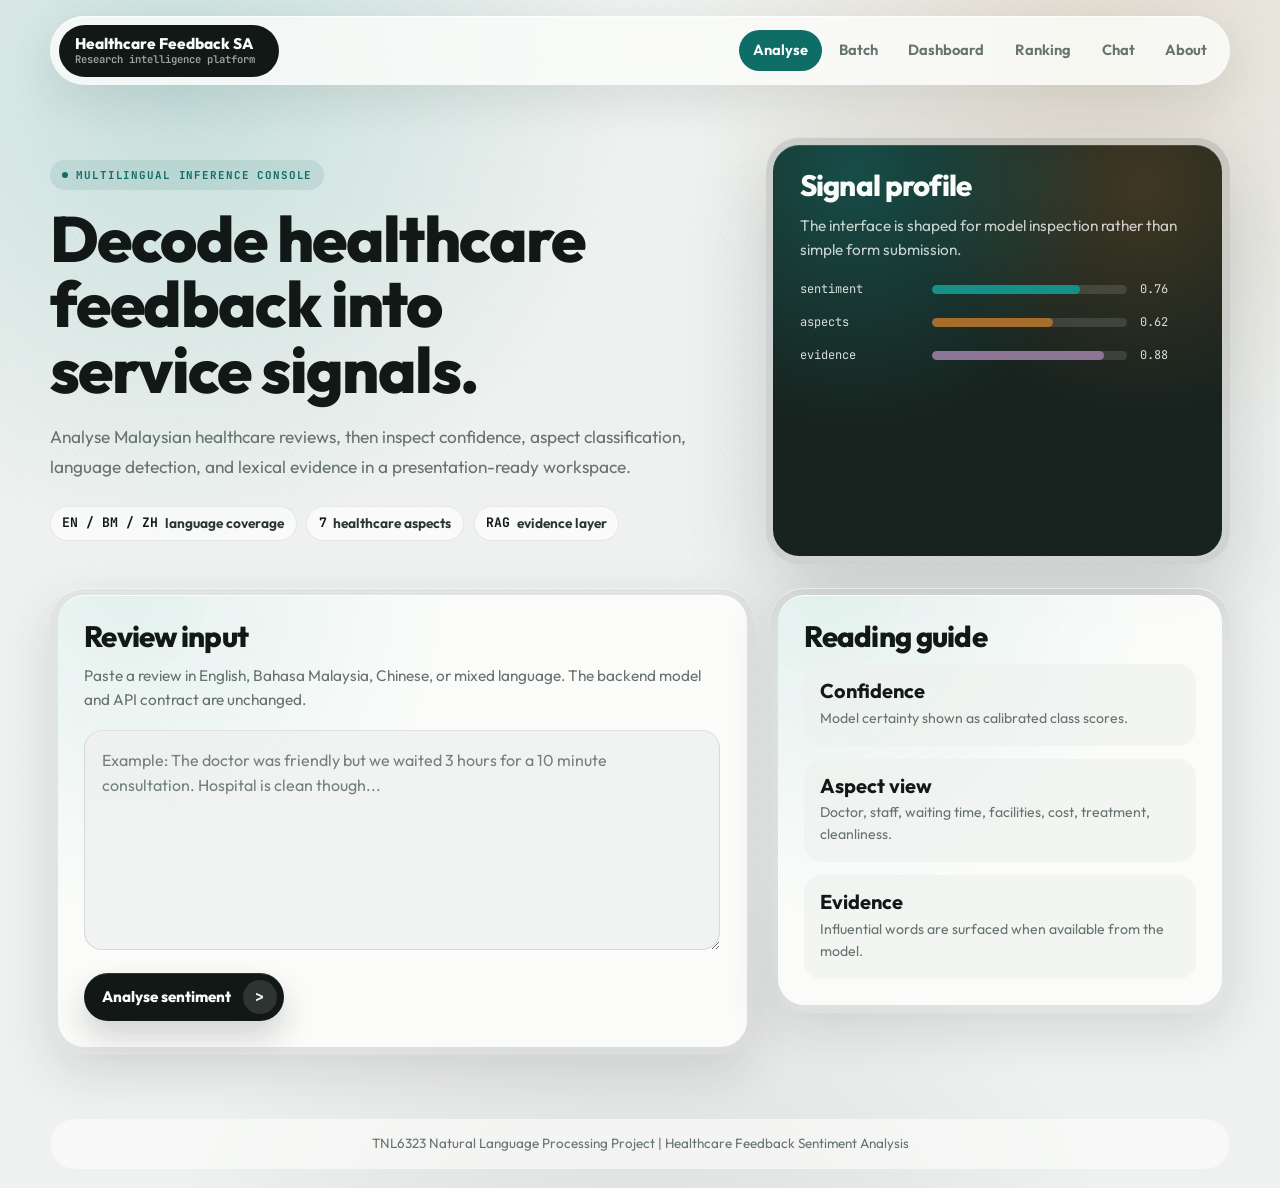
<file: static/index.html>
<!doctype html>
<html lang="en">
<head>
  <meta charset="utf-8">
  <meta name="viewport" content="width=device-width, initial-scale=1">
  <meta name="description" content="Academic healthcare feedback sentiment analysis dashboard for Malaysian multilingual reviews.">
  <title>Analyse | Healthcare Feedback Intelligence</title>
  <link rel="stylesheet" href="/static/style.css?v=20260702-timeline-fix">
</head>
<body>
<a class="skip-link" href="#main">Skip to analysis</a>

<header>
  <div class="brand">Healthcare Feedback SA <small>Research intelligence platform</small></div>
  <nav aria-label="Primary navigation">
    <a href="/" class="active">Analyse</a>
    <a href="/batch">Batch</a>
    <a href="/dashboard">Dashboard</a>
    <a href="/ranking">Ranking</a>
    <a href="/chat">Chat</a>
    <a href="/about">About</a>
  </nav>
</header>

<main id="main">
  <section class="hero">
    <div class="hero-copy reveal">
      <p class="page-kicker">Multilingual inference console</p>
      <h1>Decode healthcare feedback into service signals.</h1>
      <p class="lede">Analyse Malaysian healthcare reviews, then inspect confidence, aspect classification, language detection, and lexical evidence in a presentation-ready workspace.</p>
      <div class="hero-stats">
        <span class="stat-chip"><strong>EN / BM / ZH</strong> language coverage</span>
        <span class="stat-chip"><strong>7</strong> healthcare aspects</span>
        <span class="stat-chip"><strong>RAG</strong> evidence layer</span>
      </div>
    </div>

    <aside class="bezel dark reveal delay-1" aria-label="Signal preview">
      <div class="panel dark-panel">
        <h2>Signal profile</h2>
        <p class="hint">The interface is shaped for model inspection rather than simple form submission.</p>
        <div class="glass-lines">
          <div class="signal-row"><span>sentiment</span><div class="signal-track"><div class="signal-fill" style="width:76%"></div></div><span>0.76</span></div>
          <div class="signal-row"><span>aspects</span><div class="signal-track"><div class="signal-fill copper" style="width:62%"></div></div><span>0.62</span></div>
          <div class="signal-row"><span>evidence</span><div class="signal-track"><div class="signal-fill plum" style="width:88%"></div></div><span>0.88</span></div>
        </div>
      </div>
    </aside>
  </section>

  <section class="module-grid">
    <div class="bezel reveal delay-2">
      <div class="panel">
        <h2>Review input</h2>
        <p class="hint">Paste a review in English, Bahasa Malaysia, Chinese, or mixed language. The backend model and API contract are unchanged.</p>
        <textarea id="reviewInput" placeholder="Example: The doctor was friendly but we waited 3 hours for a 10 minute consultation. Hospital is clean though..."></textarea>
        <div class="action-row">
          <button class="primary" id="predictBtn">Analyse sentiment</button>
          <span id="hint" class="status-text" aria-live="polite"></span>
        </div>
      </div>
    </div>

    <aside class="bezel reveal delay-3">
      <div class="panel">
        <h2>Reading guide</h2>
        <div class="mini-stack">
          <div class="mini-card"><strong>Confidence</strong><span>Model certainty shown as calibrated class scores.</span></div>
          <div class="mini-card"><strong>Aspect view</strong><span>Doctor, staff, waiting time, facilities, cost, treatment, cleanliness.</span></div>
          <div class="mini-card"><strong>Evidence</strong><span>Influential words are surfaced when available from the model.</span></div>
        </div>
      </div>
    </aside>
  </section>

  <section id="result" class="result-block" style="display:none;" aria-live="polite"></section>
</main>

<footer>TNL6323 Natural Language Processing Project | Healthcare Feedback Sentiment Analysis</footer>

<script src="/static/app.js"></script>
<script>
const btn = document.getElementById("predictBtn");
const input = document.getElementById("reviewInput");
const out = document.getElementById("result");

btn.addEventListener("click", async () => {
  const text = input.value.trim();
  if (!text) {
    input.focus();
    return;
  }

  btn.disabled = true;
  btn.innerHTML = '<span class="spinner"></span>Analysing';

  try {
    const r = await fetch("/api/predict", {
      method: "POST",
      headers: {"Content-Type": "application/json"},
      body: JSON.stringify({text}),
    });
    if (!r.ok) throw new Error("API error: " + r.status);
    const data = await r.json();
    renderResult(data);
  } catch (e) {
    out.style.display = "block";
    out.innerHTML = `<div class="bezel"><div class="panel"><div class="alert">${escapeHtml(e.message)}</div></div></div>`;
  } finally {
    btn.disabled = false;
    btn.textContent = "Analyse sentiment";
  }
});

function renderResult(d) {
  const labelClass = "label-" + d.label;
  let html = `<div class="bezel reveal"><div class="panel">
    <div class="result-head">
      <div>
        <p class="section-label">Model output</p>
        <h2>Prediction result</h2>
        <span class="label-pill ${labelClass}">${d.label}</span>
      </div>
      <div class="confidence">Confidence ${(d.confidence * 100).toFixed(1)}%</div>
    </div>`;

  if (d.class_scores && Object.keys(d.class_scores).length) {
    html += `<div class="score-grid">`;
    for (const lab of ["positive", "neutral", "negative"]) {
      const v = d.class_scores[lab] || 0;
      html += `<div class="score">
        <div>
          <div class="name">${lab}</div>
          <div class="val">${(v * 100).toFixed(1)}%</div>
        </div>
        <div class="bar"><div class="bar-fill ${lab}" style="width:${v * 100}%"></div></div>
      </div>`;
    }
    html += `</div>`;
  }

  html += `<div class="meta-row">
    <span class="chip strong"><strong>${escapeHtml(d.language)}</strong> language</span>
    <span class="chip">Model: ${escapeHtml(d.model_used)}</span>`;
  if (d.emojis && d.emojis.length)
    html += `<span class="chip">Emojis: ${d.emojis.map(escapeHtml).join(" ")}</span>`;
  html += `</div>`;

  if (d.aspects && Object.keys(d.aspects).length) {
    html += `<h3>Aspect-based breakdown</h3>
    <div class="table-wrap">
      <table class="aspects">
        <thead><tr><th>Aspect</th><th>Sentiment</th></tr></thead><tbody>`;
    for (const [a, s] of Object.entries(d.aspects)) {
      html += `<tr><td>${aspectName(a)}</td>
        <td><span class="label-pill label-${s}">${s}</span></td></tr>`;
    }
    html += `</tbody></table></div>`;
  }

  if (d.top_words && d.top_words.length) {
    html += `<h3>Top influencing words</h3>`;
    const maxW = Math.max(...d.top_words.map(w => Math.abs(w.weight)));
    for (const w of d.top_words) {
      const pct = maxW > 0 ? Math.round(100 * Math.abs(w.weight) / maxW) : 0;
      const tone = w.weight >= 0 ? "positive" : "negative";
      html += `<div class="word-row">
        <span class="word-token">${escapeHtml(w.word)}</span>
        <div class="word-bar"><div class="word-bar-fill ${tone}" style="width:${pct}%"></div></div>
        <span class="word-weight">${w.weight.toFixed(3)}</span>
      </div>`;
    }
  }

  html += `<details>
    <summary>Show preprocessed text</summary>
    <pre>${escapeHtml(d.text_cleaned)}</pre>
  </details>`;

  html += `</div></div>`;
  out.style.display = "block";
  out.innerHTML = html;
}

function aspectName(k) {
  return ({
    "doctor": "Doctor",
    "nurse_staff": "Nurse / Staff",
    "waiting_time": "Waiting Time",
    "facilities": "Facilities",
    "cost": "Cost",
    "treatment": "Treatment",
    "cleanliness": "Cleanliness",
  })[k] || k;
}

function escapeHtml(s) {
  return String(s).replace(/[&<>"]/g, c =>
    ({"&":"&amp;", "<":"&lt;", ">":"&gt;", '"':"&quot;"}[c]));
}
</script>
</body>
</html>
</file>
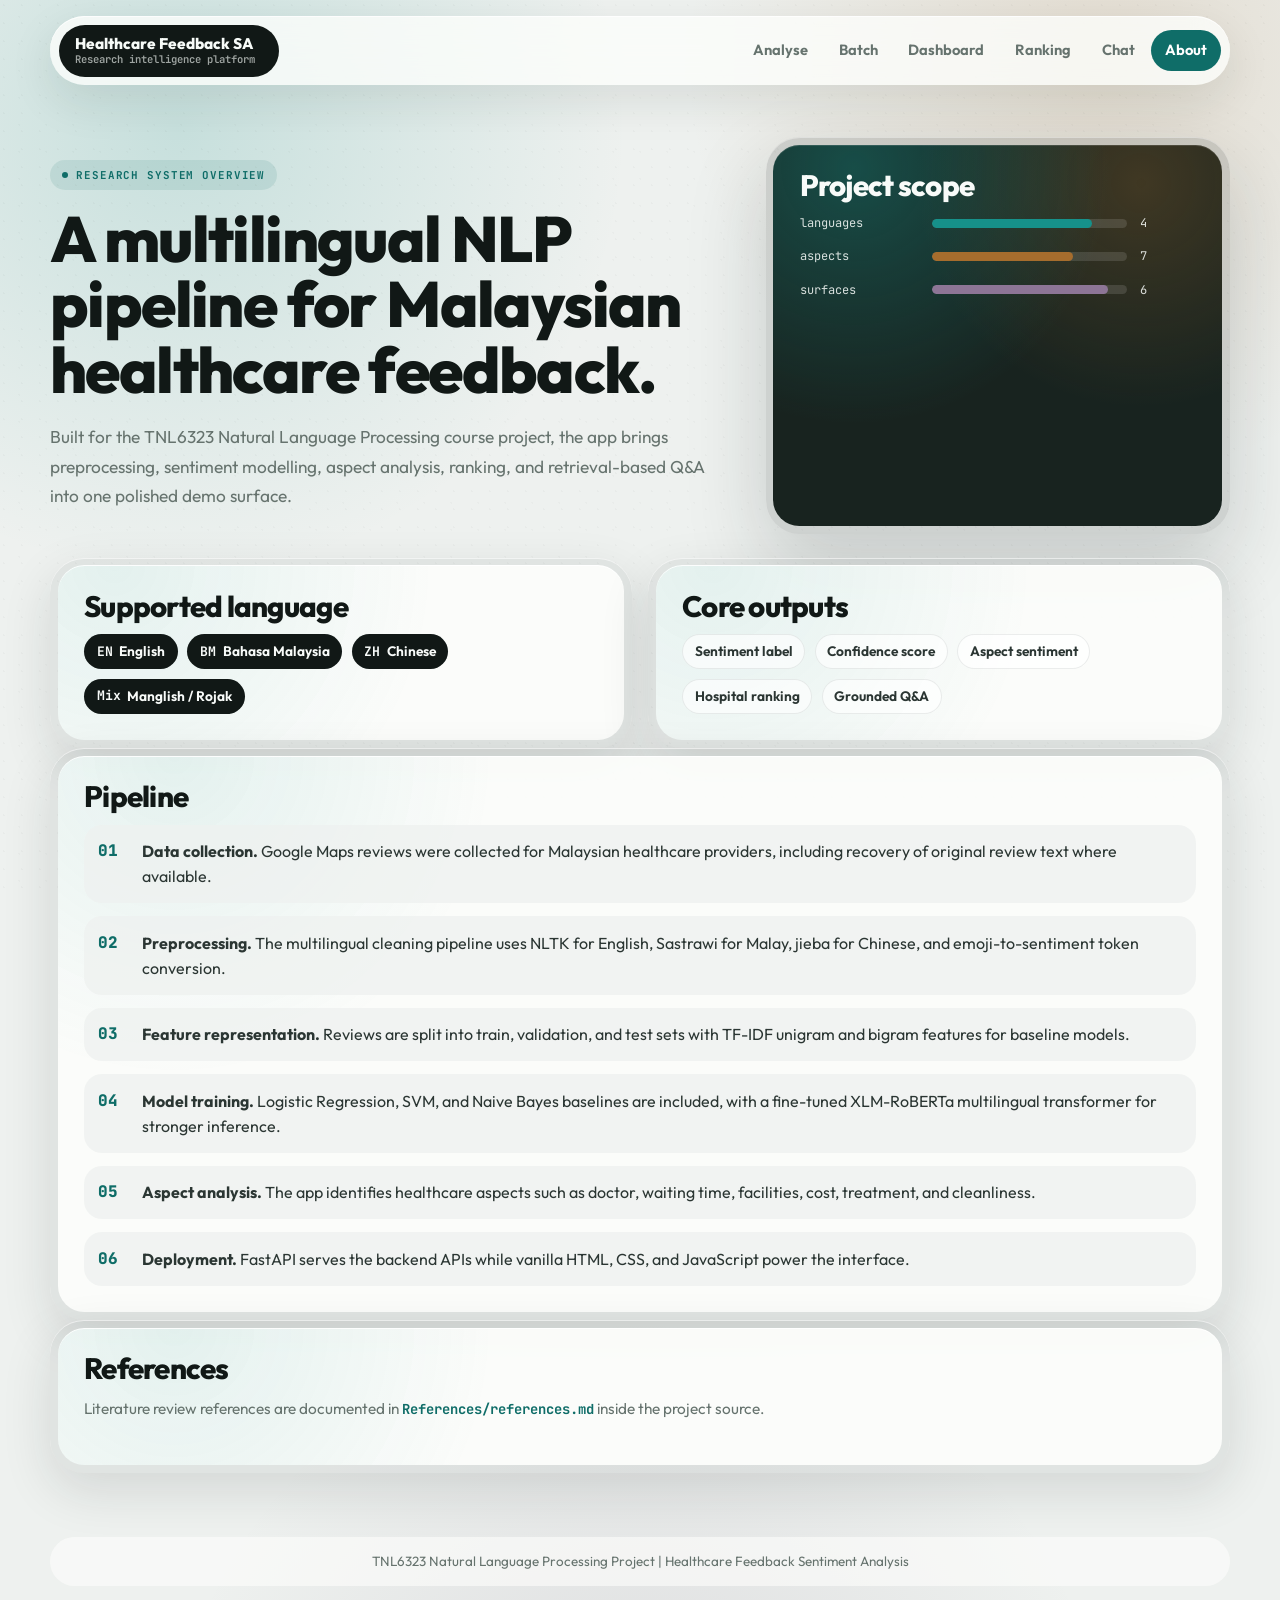
<file: static/about.html>
<!doctype html>
<html lang="en">
<head>
  <meta charset="utf-8">
  <meta name="viewport" content="width=device-width, initial-scale=1">
  <meta name="description" content="Project overview for a multilingual healthcare feedback sentiment analysis NLP system.">
  <title>About | Healthcare Feedback Intelligence</title>
  <link rel="stylesheet" href="/static/style.css?v=20260702-timeline-fix">
</head>
<body>
<a class="skip-link" href="#main">Skip to overview</a>

<header>
  <div class="brand">Healthcare Feedback SA <small>Research intelligence platform</small></div>
  <nav aria-label="Primary navigation">
    <a href="/">Analyse</a>
    <a href="/batch">Batch</a>
    <a href="/dashboard">Dashboard</a>
    <a href="/ranking">Ranking</a>
    <a href="/chat">Chat</a>
    <a href="/about" class="active">About</a>
  </nav>
</header>

<main id="main">
  <section class="hero">
    <div class="hero-copy reveal">
      <p class="page-kicker">Research system overview</p>
      <h1>A multilingual NLP pipeline for Malaysian healthcare feedback.</h1>
      <p class="lede">Built for the TNL6323 Natural Language Processing course project, the app brings preprocessing, sentiment modelling, aspect analysis, ranking, and retrieval-based Q&A into one polished demo surface.</p>
    </div>
    <aside class="bezel dark reveal delay-1">
      <div class="panel dark-panel">
        <h2>Project scope</h2>
        <div class="glass-lines">
          <div class="signal-row"><span>languages</span><div class="signal-track"><div class="signal-fill" style="width:82%"></div></div><span>4</span></div>
          <div class="signal-row"><span>aspects</span><div class="signal-track"><div class="signal-fill copper" style="width:72%"></div></div><span>7</span></div>
          <div class="signal-row"><span>surfaces</span><div class="signal-track"><div class="signal-fill plum" style="width:90%"></div></div><span>6</span></div>
        </div>
      </div>
    </aside>
  </section>

  <section class="grid">
    <div class="bezel reveal delay-2">
      <div class="panel">
        <h2>Supported language</h2>
        <div class="meta-row">
          <span class="chip strong"><strong>EN</strong> English</span>
          <span class="chip strong"><strong>BM</strong> Bahasa Malaysia</span>
          <span class="chip strong"><strong>ZH</strong> Chinese</span>
          <span class="chip strong"><strong>Mix</strong> Manglish / Rojak</span>
        </div>
      </div>
    </div>

    <div class="bezel reveal delay-3">
      <div class="panel">
        <h2>Core outputs</h2>
        <div class="meta-row">
          <span class="chip">Sentiment label</span>
          <span class="chip">Confidence score</span>
          <span class="chip">Aspect sentiment</span>
          <span class="chip">Hospital ranking</span>
          <span class="chip">Grounded Q&A</span>
        </div>
      </div>
    </div>
  </section>

  <section class="bezel reveal">
    <div class="panel">
      <h2>Pipeline</h2>
      <ol class="timeline">
        <li><strong>Data collection.</strong> Google Maps reviews were collected for Malaysian healthcare providers, including recovery of original review text where available.</li>
        <li><strong>Preprocessing.</strong> The multilingual cleaning pipeline uses NLTK for English, Sastrawi for Malay, jieba for Chinese, and emoji-to-sentiment token conversion.</li>
        <li><strong>Feature representation.</strong> Reviews are split into train, validation, and test sets with TF-IDF unigram and bigram features for baseline models.</li>
        <li><strong>Model training.</strong> Logistic Regression, SVM, and Naive Bayes baselines are included, with a fine-tuned XLM-RoBERTa multilingual transformer for stronger inference.</li>
        <li><strong>Aspect analysis.</strong> The app identifies healthcare aspects such as doctor, waiting time, facilities, cost, treatment, and cleanliness.</li>
        <li><strong>Deployment.</strong> FastAPI serves the backend APIs while vanilla HTML, CSS, and JavaScript power the interface.</li>
      </ol>
    </div>
  </section>

  <section class="bezel reveal">
    <div class="panel">
      <h2>References</h2>
      <p class="hint">Literature review references are documented in <code>References/references.md</code> inside the project source.</p>
    </div>
  </section>
</main>

<footer>TNL6323 Natural Language Processing Project | Healthcare Feedback Sentiment Analysis</footer>
</body>
</html>
</file>
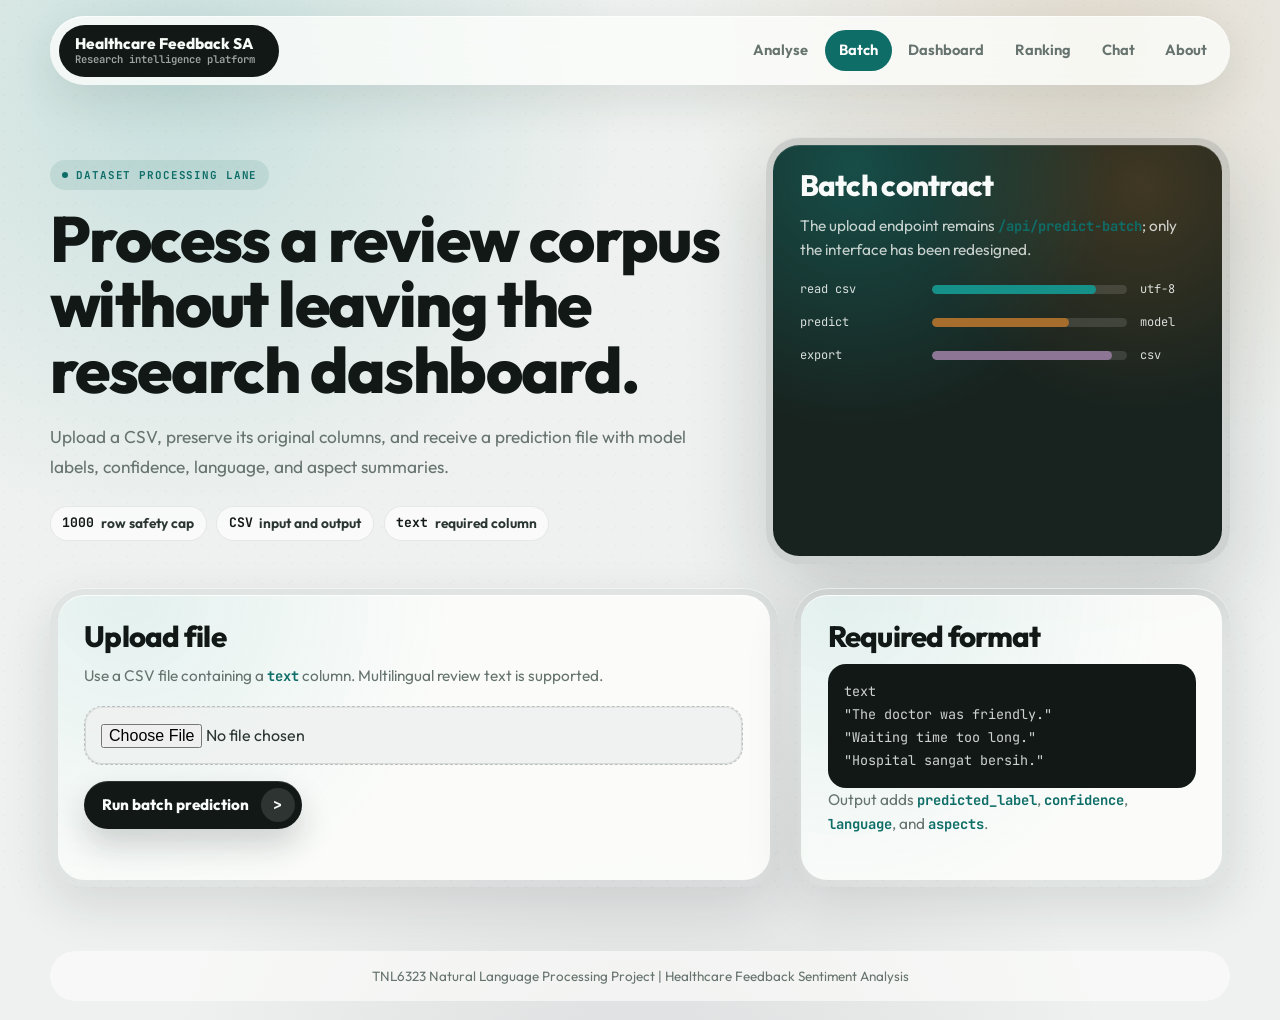
<file: static/batch.html>
<!doctype html>
<html lang="en">
<head>
  <meta charset="utf-8">
  <meta name="viewport" content="width=device-width, initial-scale=1">
  <meta name="description" content="Batch CSV sentiment prediction for healthcare review datasets.">
  <title>Batch | Healthcare Feedback Intelligence</title>
  <link rel="stylesheet" href="/static/style.css?v=20260702-timeline-fix">
</head>
<body>
<a class="skip-link" href="#main">Skip to batch tool</a>

<header>
  <div class="brand">Healthcare Feedback SA <small>Research intelligence platform</small></div>
  <nav aria-label="Primary navigation">
    <a href="/">Analyse</a>
    <a href="/batch" class="active">Batch</a>
    <a href="/dashboard">Dashboard</a>
    <a href="/ranking">Ranking</a>
    <a href="/chat">Chat</a>
    <a href="/about">About</a>
  </nav>
</header>

<main id="main">
  <section class="hero">
    <div class="hero-copy reveal">
      <p class="page-kicker">Dataset processing lane</p>
      <h1>Process a review corpus without leaving the research dashboard.</h1>
      <p class="lede">Upload a CSV, preserve its original columns, and receive a prediction file with model labels, confidence, language, and aspect summaries.</p>
      <div class="hero-stats">
        <span class="stat-chip"><strong>1000</strong> row safety cap</span>
        <span class="stat-chip"><strong>CSV</strong> input and output</span>
        <span class="stat-chip"><strong>text</strong> required column</span>
      </div>
    </div>
    <aside class="bezel dark reveal delay-1">
      <div class="panel dark-panel">
        <h2>Batch contract</h2>
        <p class="hint">The upload endpoint remains <code>/api/predict-batch</code>; only the interface has been redesigned.</p>
        <div class="glass-lines">
          <div class="signal-row"><span>read csv</span><div class="signal-track"><div class="signal-fill" style="width:84%"></div></div><span>utf-8</span></div>
          <div class="signal-row"><span>predict</span><div class="signal-track"><div class="signal-fill copper" style="width:70%"></div></div><span>model</span></div>
          <div class="signal-row"><span>export</span><div class="signal-track"><div class="signal-fill plum" style="width:92%"></div></div><span>csv</span></div>
        </div>
      </div>
    </aside>
  </section>

  <section class="grid-asym">
    <div class="bezel reveal delay-2">
      <div class="panel">
        <h2>Upload file</h2>
        <p class="hint">Use a CSV file containing a <code>text</code> column. Multilingual review text is supported.</p>
        <input id="csvFile" type="file" accept=".csv">
        <div class="action-row">
          <button class="primary" id="uploadBtn">Run batch prediction</button>
          <span id="status" class="status-text" aria-live="polite"></span>
        </div>
      </div>
    </div>

    <div class="bezel reveal delay-3">
      <div class="panel">
        <h2>Required format</h2>
        <pre>text
"The doctor was friendly."
"Waiting time too long."
"Hospital sangat bersih."</pre>
        <p class="hint">Output adds <code>predicted_label</code>, <code>confidence</code>, <code>language</code>, and <code>aspects</code>.</p>
      </div>
    </div>
  </section>
</main>

<footer>TNL6323 Natural Language Processing Project | Healthcare Feedback Sentiment Analysis</footer>

<script>
const btn = document.getElementById("uploadBtn");
const fileInput = document.getElementById("csvFile");
const status = document.getElementById("status");

btn.addEventListener("click", async () => {
  const file = fileInput.files[0];
  if (!file) {
    status.textContent = "Pick a CSV file first.";
    return;
  }

  btn.disabled = true;
  btn.innerHTML = '<span class="spinner"></span>Processing';
  status.textContent = "";

  try {
    const form = new FormData();
    form.append("file", file);
    const r = await fetch("/api/predict-batch", {method: "POST", body: form});
    if (!r.ok) {
      const err = await r.json().catch(() => ({}));
      throw new Error(err.detail || ("HTTP " + r.status));
    }
    const blob = await r.blob();
    const url = URL.createObjectURL(blob);
    const a = document.createElement("a");
    a.href = url;
    a.download = "predictions.csv";
    a.click();
    URL.revokeObjectURL(url);
    status.textContent = "Downloaded predictions.csv";
  } catch (e) {
    status.textContent = "Error: " + e.message;
  } finally {
    btn.disabled = false;
    btn.textContent = "Run batch prediction";
  }
});
</script>
</body>
</html>
</file>
<file: static/style.css>
@import url("https://fonts.googleapis.com/css2?family=Outfit:wght@400;500;600;700;800&family=JetBrains+Mono:wght@500;600;700&display=swap");

:root {
  color-scheme: light;
  --canvas: #eef1ef;
  --canvas-2: #dde5e1;
  --ink: #111816;
  --text: #2b3633;
  --muted: #66736e;
  --faint: #8d9994;
  --panel: rgba(253, 254, 252, 0.92);
  --panel-solid: #fbfcfa;
  --panel-deep: #18231f;
  --panel-deeper: #111816;
  --line: rgba(23, 35, 31, 0.12);
  --line-strong: rgba(23, 35, 31, 0.22);
  --teal: #0f6d68;
  --teal-2: #16918a;
  --teal-soft: #dcefed;
  --copper: #a66d2d;
  --copper-soft: #f3e4d1;
  --plum: #5c4965;
  --plum-soft: #ece5ef;
  --pos: #257a52;
  --pos-soft: #e0f0e7;
  --neu: #9b6a17;
  --neu-soft: #f5ead4;
  --neg: #b04444;
  --neg-soft: #f4dddd;
  --mono: "JetBrains Mono", ui-monospace, SFMono-Regular, Consolas, monospace;
  --sans: "Outfit", ui-sans-serif, system-ui, -apple-system, BlinkMacSystemFont, "Segoe UI", sans-serif;
  --ease: cubic-bezier(0.32, 0.72, 0, 1);
  --ease-soft: cubic-bezier(0.22, 1, 0.36, 1);
  --radius-xs: 8px;
  --radius-sm: 12px;
  --radius-md: 18px;
  --radius-lg: 26px;
  --radius-xl: 34px;
  --shadow-soft: 0 18px 50px rgba(24, 35, 31, 0.12);
  --shadow-float: 0 32px 80px rgba(24, 35, 31, 0.18);
}

* { box-sizing: border-box; }

html {
  min-width: 320px;
  scroll-behavior: smooth;
}

body {
  margin: 0;
  min-height: 100vh;
  font-family: var(--sans);
  background:
    radial-gradient(circle at 14% 8%, rgba(22, 145, 138, 0.18), transparent 28rem),
    radial-gradient(circle at 86% 4%, rgba(166, 109, 45, 0.16), transparent 26rem),
    radial-gradient(circle at 50% 112%, rgba(92, 73, 101, 0.12), transparent 30rem),
    var(--canvas);
  color: var(--text);
  line-height: 1.56;
  letter-spacing: 0;
  text-rendering: optimizeLegibility;
}

body::before {
  content: "";
  position: fixed;
  inset: 0;
  z-index: 0;
  pointer-events: none;
  opacity: 0.36;
  background-image:
    radial-gradient(circle at 20% 30%, rgba(17, 24, 22, 0.075) 0 1px, transparent 1px),
    radial-gradient(circle at 72% 62%, rgba(17, 24, 22, 0.055) 0 1px, transparent 1px);
  background-size: 18px 18px, 27px 27px;
}

body > * {
  position: relative;
  z-index: 1;
}

a { color: inherit; }

.skip-link {
  position: fixed;
  left: 1rem;
  top: 1rem;
  z-index: 60;
  transform: translateY(-140%);
  border-radius: 999px;
  background: var(--panel-deeper);
  color: #fff;
  padding: 0.75rem 1rem;
  text-decoration: none;
  transition: transform 420ms var(--ease);
}

.skip-link:focus { transform: translateY(0); }

header {
  width: min(1180px, calc(100% - 2rem));
  margin: 1rem auto 0;
  display: grid;
  grid-template-columns: auto minmax(0, 1fr);
  align-items: center;
  gap: 1rem;
  padding: 0.55rem;
  border-radius: 999px;
  background: rgba(253, 254, 252, 0.78);
  box-shadow: 0 16px 45px rgba(24, 35, 31, 0.1), inset 0 1px 0 rgba(255, 255, 255, 0.8);
  backdrop-filter: blur(18px);
}

.brand {
  min-width: 220px;
  display: flex;
  flex-direction: column;
  justify-content: center;
  border-radius: 999px;
  background: var(--panel-deeper);
  color: #f7fbf8;
  padding: 0.72rem 1rem;
  font-size: 0.96rem;
  font-weight: 800;
  line-height: 1.05;
}

.brand small {
  margin-top: 0.1rem;
  color: rgba(247, 251, 248, 0.62);
  font-family: var(--mono);
  font-size: 0.66rem;
  font-weight: 600;
}

nav {
  display: flex;
  justify-content: flex-end;
  gap: 0.15rem;
  flex-wrap: wrap;
}

nav a {
  min-height: 2.5rem;
  display: inline-flex;
  align-items: center;
  justify-content: center;
  border-radius: 999px;
  padding: 0.55rem 0.88rem;
  color: var(--muted);
  font-size: 0.92rem;
  font-weight: 650;
  text-decoration: none;
  transition: color 420ms var(--ease), background-color 420ms var(--ease), transform 420ms var(--ease);
}

nav a:hover {
  background: rgba(15, 109, 104, 0.1);
  color: var(--teal);
  transform: translateY(-1px);
}

nav a.active {
  background: var(--teal);
  color: #fff;
}

main {
  width: min(1180px, calc(100% - 2rem));
  margin: 3.25rem auto 4rem;
}

.hero {
  display: grid;
  grid-template-columns: minmax(0, 1.05fr) minmax(330px, 0.72fr);
  gap: clamp(1.25rem, 3vw, 2.4rem);
  align-items: stretch;
  margin-bottom: 1.5rem;
}

.hero-copy {
  padding: clamp(1rem, 2vw, 1.4rem) 0;
}

.section-label,
.page-kicker {
  width: max-content;
  max-width: 100%;
  display: inline-flex;
  align-items: center;
  gap: 0.5rem;
  margin: 0 0 1rem;
  border-radius: 999px;
  background: rgba(15, 109, 104, 0.1);
  color: var(--teal);
  padding: 0.42rem 0.72rem;
  font-family: var(--mono);
  font-size: 0.68rem;
  font-weight: 700;
  letter-spacing: 0.08em;
  text-transform: uppercase;
}

.section-label::before,
.page-kicker::before {
  content: "";
  width: 0.42rem;
  height: 0.42rem;
  border-radius: 999px;
  background: currentColor;
}

h1, h2, h3 {
  color: var(--ink);
  line-height: 1.02;
  letter-spacing: -0.025em;
  text-wrap: balance;
}

h1 {
  max-width: 820px;
  margin: 0;
  font-size: clamp(2.45rem, 5vw, 4.85rem);
  font-weight: 800;
}

h2 {
  margin: 0 0 0.8rem;
  font-size: clamp(1.35rem, 2.3vw, 2rem);
  font-weight: 780;
}

h3 {
  margin: 1.6rem 0 0.75rem;
  font-size: 1rem;
  font-weight: 760;
  letter-spacing: -0.01em;
}

p { text-wrap: pretty; }

.lede {
  max-width: 66ch;
  margin: 1.25rem 0 0;
  color: var(--muted);
  font-size: 1.08rem;
  line-height: 1.72;
}

.hint {
  max-width: 68ch;
  margin: 0 0 1.1rem;
  color: var(--muted);
  font-size: 0.96rem;
}

.hero-stats,
.summary-band,
.meta-row,
.suggestions {
  display: flex;
  flex-wrap: wrap;
  gap: 0.6rem;
}

.hero-stats { margin-top: 1.55rem; }

.stat-chip,
.chip {
  min-height: 2.15rem;
  display: inline-flex;
  align-items: center;
  gap: 0.42rem;
  border-radius: 999px;
  background: rgba(255, 255, 255, 0.62);
  color: var(--text);
  padding: 0.42rem 0.78rem;
  font-size: 0.86rem;
  font-weight: 650;
  box-shadow: inset 0 0 0 1px rgba(23, 35, 31, 0.08);
}

.stat-chip strong,
.chip strong {
  color: var(--ink);
  font-family: var(--mono);
  font-size: 0.82rem;
}

.chip.strong {
  background: var(--panel-deeper);
  color: #f8fbf9;
}

.chip.strong strong { color: #f8fbf9; }

.bezel {
  border-radius: var(--radius-xl);
  background: rgba(17, 24, 22, 0.055);
  padding: 0.48rem;
  box-shadow: var(--shadow-soft), inset 0 1px 0 rgba(255, 255, 255, 0.58);
}

.bezel.dark {
  background: rgba(17, 24, 22, 0.14);
  box-shadow: var(--shadow-float), inset 0 1px 0 rgba(255, 255, 255, 0.38);
}

.panel {
  min-height: 100%;
  border-radius: calc(var(--radius-xl) - 0.48rem);
  background:
    radial-gradient(circle at 10% 0%, rgba(22, 145, 138, 0.1), transparent 20rem),
    var(--panel);
  padding: clamp(1.1rem, 2.4vw, 1.65rem);
  box-shadow: inset 0 1px 0 rgba(255, 255, 255, 0.88);
}

.panel.dark-panel {
  background:
    radial-gradient(circle at 18% 6%, rgba(22, 145, 138, 0.38), transparent 16rem),
    radial-gradient(circle at 82% 10%, rgba(166, 109, 45, 0.28), transparent 14rem),
    var(--panel-deep);
  color: rgba(248, 251, 249, 0.82);
  box-shadow: inset 0 1px 0 rgba(255, 255, 255, 0.12);
}

.dark-panel h2,
.dark-panel h3 { color: #f8fbf9; }

.dark-panel .hint,
.dark-panel .lede { color: rgba(248, 251, 249, 0.78); }

.glass-lines {
  display: grid;
  gap: 0.9rem;
}

.signal-row {
  display: grid;
  grid-template-columns: 7.5rem minmax(0, 1fr) 3.5rem;
  gap: 0.8rem;
  align-items: center;
  font-family: var(--mono);
  font-size: 0.75rem;
  color: rgba(248, 251, 249, 0.86);
}

.signal-track,
.bar,
.score-bar,
.word-bar {
  overflow: hidden;
  border-radius: 999px;
  background: rgba(255, 255, 255, 0.12);
}

.signal-track { height: 0.55rem; }

.signal-fill,
.bar-fill,
.score-bar-fill,
.word-bar-fill {
  height: 100%;
  border-radius: inherit;
  background: var(--teal-2);
}

.signal-fill.copper { background: var(--copper); }
.signal-fill.plum { background: #8d7596; }

.module-grid {
  display: grid;
  grid-template-columns: minmax(0, 0.95fr) minmax(320px, 0.62fr);
  gap: 1rem;
  align-items: start;
}

.grid {
  display: grid;
  grid-template-columns: repeat(auto-fit, minmax(270px, 1fr));
  gap: 1rem;
}

.grid-asym {
  display: grid;
  grid-template-columns: minmax(0, 1.25fr) minmax(300px, 0.75fr);
  gap: 1rem;
}

.card {
  margin-bottom: 1rem;
}

.card,
.instrument {
  border-radius: var(--radius-lg);
}

.instrument {
  background: var(--panel-solid);
  padding: 1.2rem;
  box-shadow: inset 0 0 0 1px rgba(23, 35, 31, 0.08);
}

.instrument.dark {
  background: var(--panel-deep);
  color: rgba(248, 251, 249, 0.82);
}

.instrument.dark h2,
.instrument.dark h3 { color: #f8fbf9; }

.action-row {
  display: flex;
  align-items: center;
  gap: 0.8rem;
  flex-wrap: wrap;
  margin-top: 1rem;
}

textarea,
input[type="file"],
select {
  font: inherit;
}

textarea,
select,
input[type="file"] {
  width: 100%;
  border: 0;
  color: var(--text);
  border-radius: var(--radius-md);
  background: rgba(238, 241, 239, 0.82);
  box-shadow: inset 0 0 0 1px rgba(23, 35, 31, 0.12), inset 0 1px 0 rgba(255, 255, 255, 0.8);
  transition: box-shadow 420ms var(--ease), background-color 420ms var(--ease), transform 420ms var(--ease);
}

textarea {
  min-height: 220px;
  padding: 1.1rem 1.15rem;
  resize: vertical;
  line-height: 1.6;
}

select {
  min-height: 3rem;
  padding: 0.65rem 0.9rem;
}

input[type="file"] {
  padding: 1rem;
  border: 1px dashed rgba(23, 35, 31, 0.24);
}

textarea::placeholder { color: #73817b; }

textarea:focus,
select:focus,
input[type="file"]:focus {
  outline: 0;
  background: #fff;
  box-shadow: inset 0 0 0 2px rgba(15, 109, 104, 0.7), 0 0 0 5px rgba(15, 109, 104, 0.12);
}

button,
.button-link {
  font: inherit;
}

button.primary,
.button-link {
  min-height: 3rem;
  display: inline-flex;
  align-items: center;
  justify-content: center;
  gap: 0.75rem;
  border: 0;
  border-radius: 999px;
  background: var(--panel-deeper);
  color: #f8fbf9;
  padding: 0.42rem 0.48rem 0.42rem 1.12rem;
  font-size: 0.95rem;
  font-weight: 760;
  text-decoration: none;
  cursor: pointer;
  box-shadow: 0 16px 32px rgba(17, 24, 22, 0.18), inset 0 1px 0 rgba(255, 255, 255, 0.12);
  transition: transform 520ms var(--ease), box-shadow 520ms var(--ease), background-color 520ms var(--ease);
}

button.primary::after,
.button-link::after {
  content: ">";
  width: 2.1rem;
  height: 2.1rem;
  display: inline-flex;
  align-items: center;
  justify-content: center;
  border-radius: 999px;
  background: rgba(255, 255, 255, 0.12);
  font-family: var(--mono);
  transition: transform 520ms var(--ease), background-color 520ms var(--ease);
}

button.primary:hover,
.button-link:hover {
  transform: translateY(-2px);
  background: #0c2420;
  box-shadow: 0 22px 40px rgba(17, 24, 22, 0.22), inset 0 1px 0 rgba(255, 255, 255, 0.16);
}

button.primary:hover::after,
.button-link:hover::after {
  transform: translateX(2px);
  background: rgba(255, 255, 255, 0.18);
}

button.primary:active,
.button-link:active { transform: scale(0.985); }

button.primary:disabled {
  background: #7f8c86;
  cursor: not-allowed;
  transform: none;
}

button:focus-visible,
a:focus-visible,
summary:focus-visible {
  outline: 3px solid rgba(15, 109, 104, 0.28);
  outline-offset: 3px;
}

.status-text {
  color: var(--muted);
  font-size: 0.9rem;
}

.result-block { margin-top: 1rem; }

.result-head {
  display: flex;
  align-items: flex-start;
  justify-content: space-between;
  gap: 1rem;
  flex-wrap: wrap;
  margin-bottom: 1rem;
}

.confidence {
  border-radius: 999px;
  background: var(--teal-soft);
  color: var(--teal);
  padding: 0.48rem 0.78rem;
  font-family: var(--mono);
  font-size: 0.82rem;
  font-weight: 700;
}

.label-pill,
.model-tag,
.loc-tag {
  display: inline-flex;
  align-items: center;
  border-radius: 999px;
  white-space: nowrap;
  padding: 0.38rem 0.7rem;
  font-family: var(--mono);
  font-size: 0.72rem;
  font-weight: 800;
  letter-spacing: 0.04em;
  text-transform: uppercase;
}

.label-positive { background: var(--pos-soft); color: var(--pos); }
.label-neutral  { background: var(--neu-soft); color: var(--neu); }
.label-negative { background: var(--neg-soft); color: var(--neg); }

.score-grid {
  display: grid;
  grid-template-columns: repeat(3, minmax(0, 1fr));
  gap: 0.8rem;
  margin-top: 1rem;
}

.score {
  min-height: 8rem;
  display: flex;
  flex-direction: column;
  justify-content: space-between;
  border-radius: var(--radius-md);
  background:
    radial-gradient(circle at 18% 10%, rgba(255, 255, 255, 0.72), transparent 9rem),
    rgba(238, 241, 239, 0.82);
  padding: 1rem;
}

.score .name {
  color: var(--muted);
  font-family: var(--mono);
  font-size: 0.72rem;
  font-weight: 700;
  text-transform: uppercase;
}

.score .val {
  margin-top: 0.2rem;
  color: var(--ink);
  font-family: var(--mono);
  font-size: 1.45rem;
  font-weight: 800;
  font-variant-numeric: tabular-nums;
}

.bar { height: 0.48rem; margin-top: 0.7rem; background: rgba(23, 35, 31, 0.1); }
.bar-fill.positive,
.word-bar-fill.positive { background: var(--pos); }
.bar-fill.neutral { background: var(--neu); }
.bar-fill.negative,
.word-bar-fill.negative { background: var(--neg); }

table {
  width: 100%;
  border-collapse: collapse;
}

th,
td {
  text-align: left;
  padding: 0.9rem 0.85rem;
  border-bottom: 1px solid rgba(23, 35, 31, 0.09);
  vertical-align: top;
}

th {
  color: var(--muted);
  font-family: var(--mono);
  font-size: 0.68rem;
  font-weight: 800;
  letter-spacing: 0.08em;
  text-transform: uppercase;
}

tbody tr {
  transition: background-color 360ms var(--ease);
}

tbody tr:hover { background: rgba(15, 109, 104, 0.055); }

.table-wrap {
  width: 100%;
  overflow-x: auto;
  border-radius: var(--radius-md);
  background: rgba(238, 241, 239, 0.72);
}

.table-wrap table tr:last-child td { border-bottom: 0; }

pre {
  overflow-x: auto;
  white-space: pre-wrap;
  margin: 0;
  border-radius: var(--radius-md);
  background: var(--panel-deeper);
  color: rgba(248, 251, 249, 0.82);
  padding: 1rem;
  font-family: var(--mono);
  font-size: 0.84rem;
  line-height: 1.7;
}

code {
  color: var(--teal);
  font-family: var(--mono);
  font-size: 0.9em;
  font-weight: 700;
}

details {
  margin-top: 1.35rem;
  border-radius: var(--radius-md);
  background: rgba(238, 241, 239, 0.72);
  padding: 0.9rem 1rem;
}

summary {
  cursor: pointer;
  color: var(--teal);
  font-weight: 750;
}

.spinner {
  width: 1rem;
  height: 1rem;
  display: inline-block;
  border: 2px solid rgba(255, 255, 255, 0.28);
  border-top-color: #fff;
  border-radius: 999px;
  animation: spin 0.8s var(--ease-soft) infinite;
}

@keyframes spin { to { transform: rotate(360deg); } }

.alert {
  border-radius: var(--radius-md);
  background: var(--neg-soft);
  color: var(--neg);
  padding: 1rem;
  font-weight: 650;
}

.chart-box {
  position: relative;
  width: 100%;
  height: 290px;
  border-radius: var(--radius-md);
  background: rgba(238, 241, 239, 0.72);
  padding: 1rem;
}

.chart-box.tall { height: 360px; }

.rank-controls {
  display: grid;
  grid-template-columns: repeat(3, minmax(180px, 1fr));
  gap: 0.75rem;
  margin: 1rem 0;
}

.field label {
  display: block;
  margin-bottom: 0.42rem;
  color: var(--muted);
  font-family: var(--mono);
  font-size: 0.68rem;
  font-weight: 800;
  letter-spacing: 0.06em;
  text-transform: uppercase;
}

.rank-num {
  width: 56px;
  color: var(--teal);
  font-family: var(--mono);
  font-weight: 800;
}

.hospital-name {
  color: var(--ink);
  font-weight: 760;
}

.loc-tag {
  margin-top: 0.32rem;
  border-radius: var(--radius-xs);
  padding: 0.22rem 0.48rem;
  font-size: 0.64rem;
}

.loc-KL { background: var(--teal-soft); color: var(--teal); }
.loc-Melaka { background: var(--copper-soft); color: var(--copper); }

.score-cell { min-width: 150px; }
.score-text,
.n-text {
  color: var(--muted);
  font-family: var(--mono);
  font-size: 0.78rem;
}

.score-bar {
  height: 0.48rem;
  margin-top: 0.5rem;
  background: rgba(23, 35, 31, 0.1);
}

.score-bar-fill { background: var(--teal-2); }

.word-row {
  display: grid;
  grid-template-columns: 8rem minmax(0, 1fr) 4.5rem;
  gap: 0.8rem;
  align-items: center;
  margin-bottom: 0.62rem;
  font-size: 0.9rem;
}

.word-token,
.word-weight {
  color: var(--ink);
  font-family: var(--mono);
  font-size: 0.78rem;
}

.word-weight {
  color: var(--muted);
  text-align: right;
  font-variant-numeric: tabular-nums;
}

.word-bar {
  height: 0.52rem;
  background: rgba(23, 35, 31, 0.1);
}

.chat-log {
  display: flex;
  flex-direction: column;
  gap: 1rem;
  min-height: 340px;
  max-height: 62vh;
  overflow-y: auto;
  padding: 0.25rem;
}

.msg {
  max-width: min(86%, 760px);
  display: flex;
  flex-direction: column;
  gap: 0.55rem;
}

.msg.user { align-self: flex-end; }
.msg.bot { align-self: flex-start; }

.bubble {
  border-radius: 1.2rem;
  padding: 0.95rem 1.05rem;
  font-size: 0.96rem;
  line-height: 1.62;
  overflow-wrap: anywhere;
}

.msg.user .bubble {
  background: var(--panel-deeper);
  color: #f8fbf9;
}

.msg.bot .bubble {
  background: rgba(238, 241, 239, 0.86);
  color: var(--text);
}

.bubble p:first-child { margin-top: 0; }
.bubble p:last-child { margin-bottom: 0; }
.bubble table { margin: 0.6rem 0; font-size: 0.88rem; }
.bubble ul, .bubble ol { padding-left: 1.35rem; }

.meta-line {
  display: flex;
  align-items: center;
  gap: 0.5rem;
  flex-wrap: wrap;
  color: var(--muted);
  font-family: var(--mono);
  font-size: 0.72rem;
}

.model-tag.rag { background: var(--pos-soft); color: var(--pos); }
.model-tag.fallback { background: var(--neu-soft); color: var(--neu); }

.sources {
  background: transparent;
  padding: 0;
}

.source-item {
  border-radius: var(--radius-md);
  background: rgba(255, 255, 255, 0.68);
  padding: 0.9rem;
  margin: 0.55rem 0;
  font-size: 0.86rem;
}

.src-head {
  display: flex;
  justify-content: space-between;
  gap: 0.8rem;
  margin-bottom: 0.45rem;
  color: var(--muted);
  font-family: var(--mono);
  font-size: 0.72rem;
}

.sim {
  color: var(--teal);
  font-weight: 800;
}

.composer {
  display: grid;
  grid-template-columns: minmax(0, 1fr) auto;
  gap: 0.8rem;
  align-items: end;
  margin-top: 1rem;
}

.composer textarea {
  min-height: 76px;
  max-height: 190px;
}

.suggestions { margin: 1rem 0; }

.suggestion-chip {
  min-height: 2.35rem;
  border: 0;
  border-radius: 999px;
  background: rgba(238, 241, 239, 0.82);
  color: var(--text);
  padding: 0.48rem 0.82rem;
  font-size: 0.86rem;
  font-weight: 690;
  cursor: pointer;
  transition: transform 420ms var(--ease), background-color 420ms var(--ease), color 420ms var(--ease);
}

.suggestion-chip:hover {
  transform: translateY(-2px);
  background: var(--teal-soft);
  color: var(--teal);
}

.typing {
  width: max-content;
  border-radius: 999px;
  background: rgba(238, 241, 239, 0.86);
  color: var(--muted);
  padding: 0.65rem 0.9rem;
  font-family: var(--mono);
  font-size: 0.78rem;
}

.typing::after {
  content: "...";
  display: inline-block;
  min-width: 1.25rem;
  animation: dots 1.4s var(--ease-soft) infinite;
}

@keyframes dots {
  0%, 20% { content: "."; }
  40% { content: ".."; }
  60%, 100% { content: "..."; }
}

.timeline {
  display: grid;
  gap: 0.8rem;
  margin: 0;
  padding: 0;
  list-style: none;
  counter-reset: step;
}

.timeline li {
  counter-increment: step;
  position: relative;
  border-radius: var(--radius-md);
  background: rgba(238, 241, 239, 0.74);
  padding: 0.9rem 0.9rem 0.9rem 3.6rem;
}

.timeline li::before {
  content: counter(step, decimal-leading-zero);
  position: absolute;
  left: 0.9rem;
  top: 0.9rem;
  color: var(--teal);
  font-family: var(--mono);
  font-weight: 800;
}

.mini-stack {
  display: grid;
  gap: 0.8rem;
}

.mini-card {
  border-radius: var(--radius-md);
  background: rgba(238, 241, 239, 0.72);
  padding: 1rem;
}

.mini-card strong {
  display: block;
  color: var(--ink);
  font-size: 1.25rem;
  line-height: 1.1;
}

.mini-card span {
  display: block;
  margin-top: 0.35rem;
  color: var(--muted);
  font-size: 0.88rem;
}

.reveal {
  animation: rise 780ms var(--ease) both;
}

.reveal.delay-1 { animation-delay: 80ms; }
.reveal.delay-2 { animation-delay: 150ms; }
.reveal.delay-3 { animation-delay: 220ms; }

@keyframes rise {
  from {
    opacity: 0;
    transform: translateY(22px);
  }
  to {
    opacity: 1;
    transform: translateY(0);
  }
}

footer {
  width: min(1180px, calc(100% - 2rem));
  margin: 0 auto 1.2rem;
  border-radius: 999px;
  background: rgba(253, 254, 252, 0.6);
  color: var(--muted);
  padding: 0.9rem 1.2rem;
  text-align: center;
  font-size: 0.84rem;
}

@media (max-width: 880px) {
  header {
    grid-template-columns: 1fr;
    border-radius: var(--radius-lg);
  }

  .brand { min-width: 0; }
  nav { justify-content: flex-start; }

  .hero,
  .module-grid,
  .grid-asym,
  .composer {
    grid-template-columns: 1fr;
  }

  h1 { font-size: clamp(2.4rem, 12vw, 4rem); }
}

@media (max-width: 620px) {
  header,
  main,
  footer {
    width: min(100% - 1rem, 1180px);
  }

  main { margin-top: 2rem; }
  .panel { padding: 1rem; }
  .bezel { border-radius: var(--radius-lg); }
  .panel { border-radius: calc(var(--radius-lg) - 0.48rem); }
  .score-grid,
  .rank-controls { grid-template-columns: 1fr; }
  .msg { max-width: 100%; }
  .src-head { flex-direction: column; }
  .signal-row,
  .word-row {
    grid-template-columns: 1fr;
    gap: 0.45rem;
  }
  .word-weight { text-align: left; }
  nav a { font-size: 0.86rem; padding-inline: 0.7rem; }
}

@media (prefers-reduced-motion: reduce) {
  *,
  *::before,
  *::after {
    animation-duration: 0.01ms !important;
    animation-iteration-count: 1 !important;
    scroll-behavior: auto !important;
    transition-duration: 0.01ms !important;
  }
}
</file>
